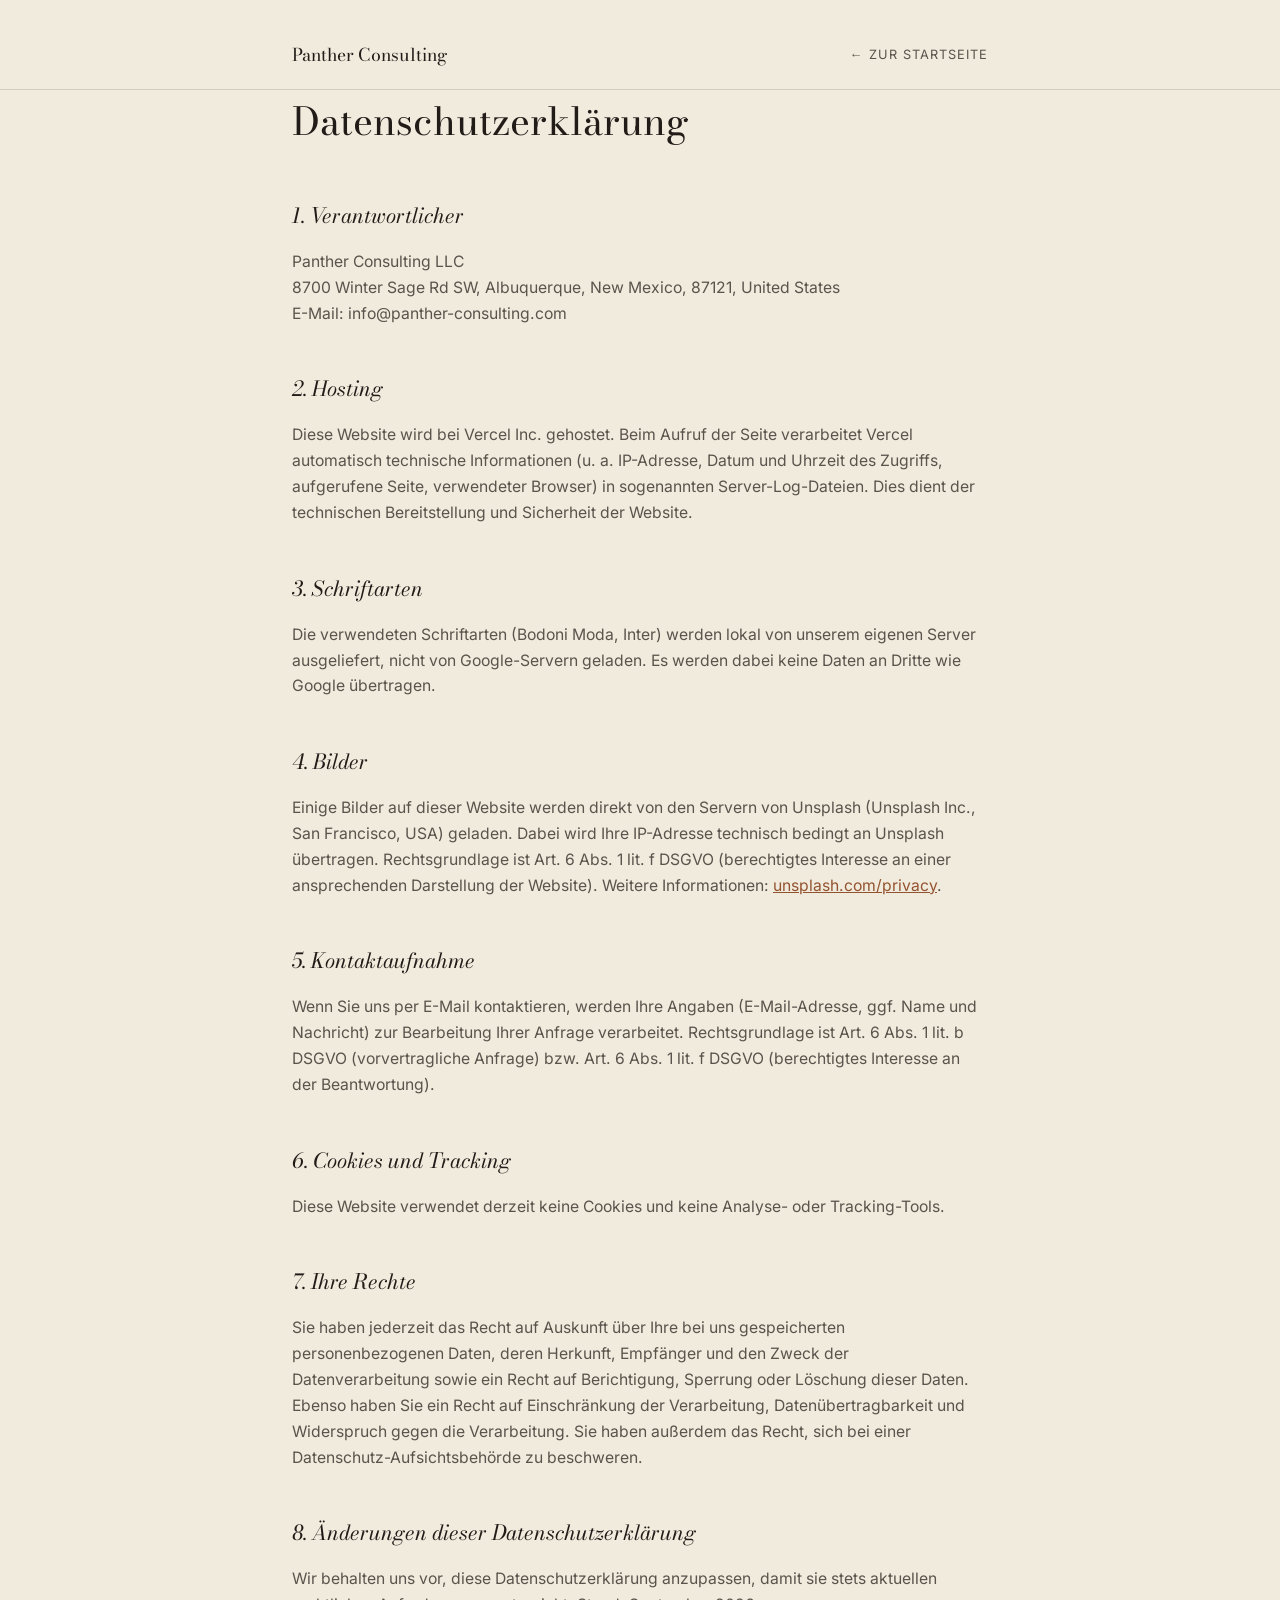
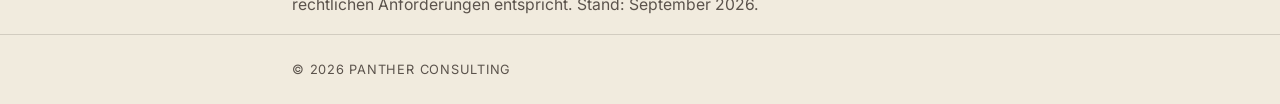
<file: datenschutz.html>
<!DOCTYPE html>
<html lang="de">
<head>
<meta charset="UTF-8">
<meta name="viewport" content="width=device-width, initial-scale=1.0">
<title>Datenschutzerklärung — Panther Consulting</title>
<meta name="description" content="Meta &amp; Google Ads für inhabergeführte Boutique-Hotels auf Mallorca und im DACH-Raum. Mehr Direktbuchungen, ohne laut zu sein. Kostenloses Erstgespräch.">
<meta property="og:type" content="website">
<meta property="og:site_name" content="Panther Consulting">
<meta property="og:locale" content="de_DE">
<meta property="og:url" content="https://hotel.panther-consulting.com/datenschutz">
<meta property="og:title" content="Datenschutzerklärung — Panther Consulting">
<meta property="og:description" content="Meta &amp; Google Ads für inhabergeführte Boutique-Hotels auf Mallorca und im DACH-Raum. Mehr Direktbuchungen, ohne laut zu sein. Kostenloses Erstgespräch.">
<meta property="og:image" content="https://hotel.panther-consulting.com/images/og-preview-de.jpg">
<meta property="og:image:width" content="1200">
<meta property="og:image:height" content="630">
<meta property="og:image:alt" content="Mehr Direktbuchungen für Ihr Haus, ohne laut zu sein – Panther Consulting">
<meta name="twitter:card" content="summary_large_image">
<link rel="canonical" href="https://hotel.panther-consulting.com/datenschutz">
<link rel="icon" href="/favicon.svg" type="image/svg+xml">
<link rel="icon" href="/favicon-32.png" type="image/png" sizes="32x32">
<link rel="apple-touch-icon" href="/apple-touch-icon.png">
<style>
@font-face { font-family:"Inter"; font-style:normal; font-weight:400; src:url("fonts/inter-400.woff2") format("woff2"); font-display:swap; }
@font-face { font-family:"Inter"; font-style:normal; font-weight:600; src:url("fonts/inter-600.woff2") format("woff2"); font-display:swap; }
@font-face { font-family:"Bodoni Moda"; font-style:normal; font-weight:400; src:url("fonts/bodoni-moda-400.woff2") format("woff2"); font-display:swap; }
@font-face { font-family:"Bodoni Moda"; font-style:italic; font-weight:400; src:url("fonts/bodoni-moda-400-italic.woff2") format("woff2"); font-display:swap; }
</style>
<style>
:root { --ink:#211C18; --ink-soft:#5B534C; --clay:#93532F; --sand:#F1EBDE; --sand-line:rgba(33,28,24,0.15); --cream:#FFFDF8; --serif:"Bodoni Moda",Georgia,serif; --sans:"Inter",-apple-system,BlinkMacSystemFont,"Segoe UI",sans-serif; }
* { box-sizing: border-box; }
body { margin:0; font-family:var(--sans); color:var(--ink); background:var(--sand); line-height:1.65; -webkit-font-smoothing:antialiased; }
.wrap { max-width: 760px; margin: 0 auto; padding: 0 32px; }
header.page-header { padding: 40px 0 20px; border-bottom: 1px solid var(--sand-line); }
.wordmark { font-family: var(--serif); font-size: 1.1rem; color: var(--ink); text-decoration: none; }
.back-link { font-size: 0.8rem; text-transform: uppercase; letter-spacing: 0.08em; color: var(--ink-soft); text-decoration: none; }
.back-link:hover { color: var(--clay); }
main { padding: 60px 0 100px; }
h1 { font-family: var(--serif); font-weight: 400; font-size: 2.4rem; margin: 0 0 0.3em; }
h2 { font-family: var(--serif); font-weight: 400; font-style: italic; font-size: 1.3rem; margin: 2.2em 0 0.5em; color: var(--ink); }
h3 { font-family: var(--sans); font-weight: 600; font-size: 0.95rem; margin: 1.6em 0 0.4em; color: var(--ink); }
p, li { color: var(--ink-soft); font-size: 0.98rem; }
a { color: var(--clay); }
.notice { background: var(--cream); border-left: 2px solid var(--clay); padding: 18px 22px; font-size: 0.88rem; margin-bottom: 2.5em; }
.warning { background: rgba(147,83,47,0.1); border-left: 2px solid var(--clay); padding: 18px 22px; font-size: 0.9rem; margin: 1.2em 0; }
.placeholder { background: rgba(147,83,47,0.14); padding: 1px 5px; border-radius: 2px; }
footer.page-footer { border-top: 1px solid var(--sand-line); padding: 24px 0; font-size: 0.8rem; color: var(--ink-soft); text-transform: uppercase; letter-spacing: 0.06em; }
</style>
</head>
<body>
<header class="page-header">
  <div class="wrap" style="display:flex; justify-content:space-between; align-items:center;">
    <a href="/" class="wordmark">Panther Consulting</a>
    <a href="/" class="back-link">← Zur Startseite</a>
  </div>
</header>

<main class="wrap">
  <h1>Datenschutzerklärung</h1>


  <h2>1. Verantwortlicher</h2>
  <p>
    Panther Consulting LLC<br>
    8700 Winter Sage Rd SW, Albuquerque, New Mexico, 87121, United States<br>
    E-Mail: info@panther-consulting.com
  </p>

  <h2>2. Hosting</h2>
  <p>Diese Website wird bei Vercel Inc. gehostet. Beim Aufruf der Seite verarbeitet Vercel automatisch technische Informationen (u. a. IP-Adresse, Datum und Uhrzeit des Zugriffs, aufgerufene Seite, verwendeter Browser) in sogenannten Server-Log-Dateien. Dies dient der technischen Bereitstellung und Sicherheit der Website.</p>

  <h2>3. Schriftarten</h2>
  <p>Die verwendeten Schriftarten (Bodoni Moda, Inter) werden lokal von unserem eigenen Server ausgeliefert, nicht von Google-Servern geladen. Es werden dabei keine Daten an Dritte wie Google übertragen.</p>

  <h2>4. Bilder</h2>
  <p>Einige Bilder auf dieser Website werden direkt von den Servern von Unsplash (Unsplash Inc., San Francisco, USA) geladen. Dabei wird Ihre IP-Adresse technisch bedingt an Unsplash übertragen. Rechtsgrundlage ist Art. 6 Abs. 1 lit. f DSGVO (berechtigtes Interesse an einer ansprechenden Darstellung der Website). Weitere Informationen: <a href="https://unsplash.com/privacy" target="_blank" rel="noopener">unsplash.com/privacy</a>.</p>

  <h2>5. Kontaktaufnahme</h2>
  <p>Wenn Sie uns per E-Mail kontaktieren, werden Ihre Angaben (E-Mail-Adresse, ggf. Name und Nachricht) zur Bearbeitung Ihrer Anfrage verarbeitet. Rechtsgrundlage ist Art. 6 Abs. 1 lit. b DSGVO (vorvertragliche Anfrage) bzw. Art. 6 Abs. 1 lit. f DSGVO (berechtigtes Interesse an der Beantwortung).</p>

  <h2>6. Cookies und Tracking</h2>
  <!-- Sobald Meta Pixel / Google Ads Conversion-Tracking live gehen: Anbieter, Zwecke und Speicherfristen ergänzen und vorher ein Cookie-Consent-Banner einbauen (Art. 6 Abs. 1 lit. a DSGVO, § 25 TDDDG). -->
  <p>Diese Website verwendet derzeit keine Cookies und keine Analyse- oder Tracking-Tools.</p>

  <h2>7. Ihre Rechte</h2>
  <p>Sie haben jederzeit das Recht auf Auskunft über Ihre bei uns gespeicherten personenbezogenen Daten, deren Herkunft, Empfänger und den Zweck der Datenverarbeitung sowie ein Recht auf Berichtigung, Sperrung oder Löschung dieser Daten. Ebenso haben Sie ein Recht auf Einschränkung der Verarbeitung, Datenübertragbarkeit und Widerspruch gegen die Verarbeitung. Sie haben außerdem das Recht, sich bei einer Datenschutz-Aufsichtsbehörde zu beschweren.</p>

  <h2>8. Änderungen dieser Datenschutzerklärung</h2>
  <p>Wir behalten uns vor, diese Datenschutzerklärung anzupassen, damit sie stets aktuellen rechtlichen Anforderungen entspricht. Stand: September 2026.</p>
</main>

<footer class="page-footer">
  <div class="wrap">© <span id="year"></span> Panther Consulting</div>
</footer>
<script>document.getElementById('year').textContent = new Date().getFullYear();</script>
</body>
</html>
</file>
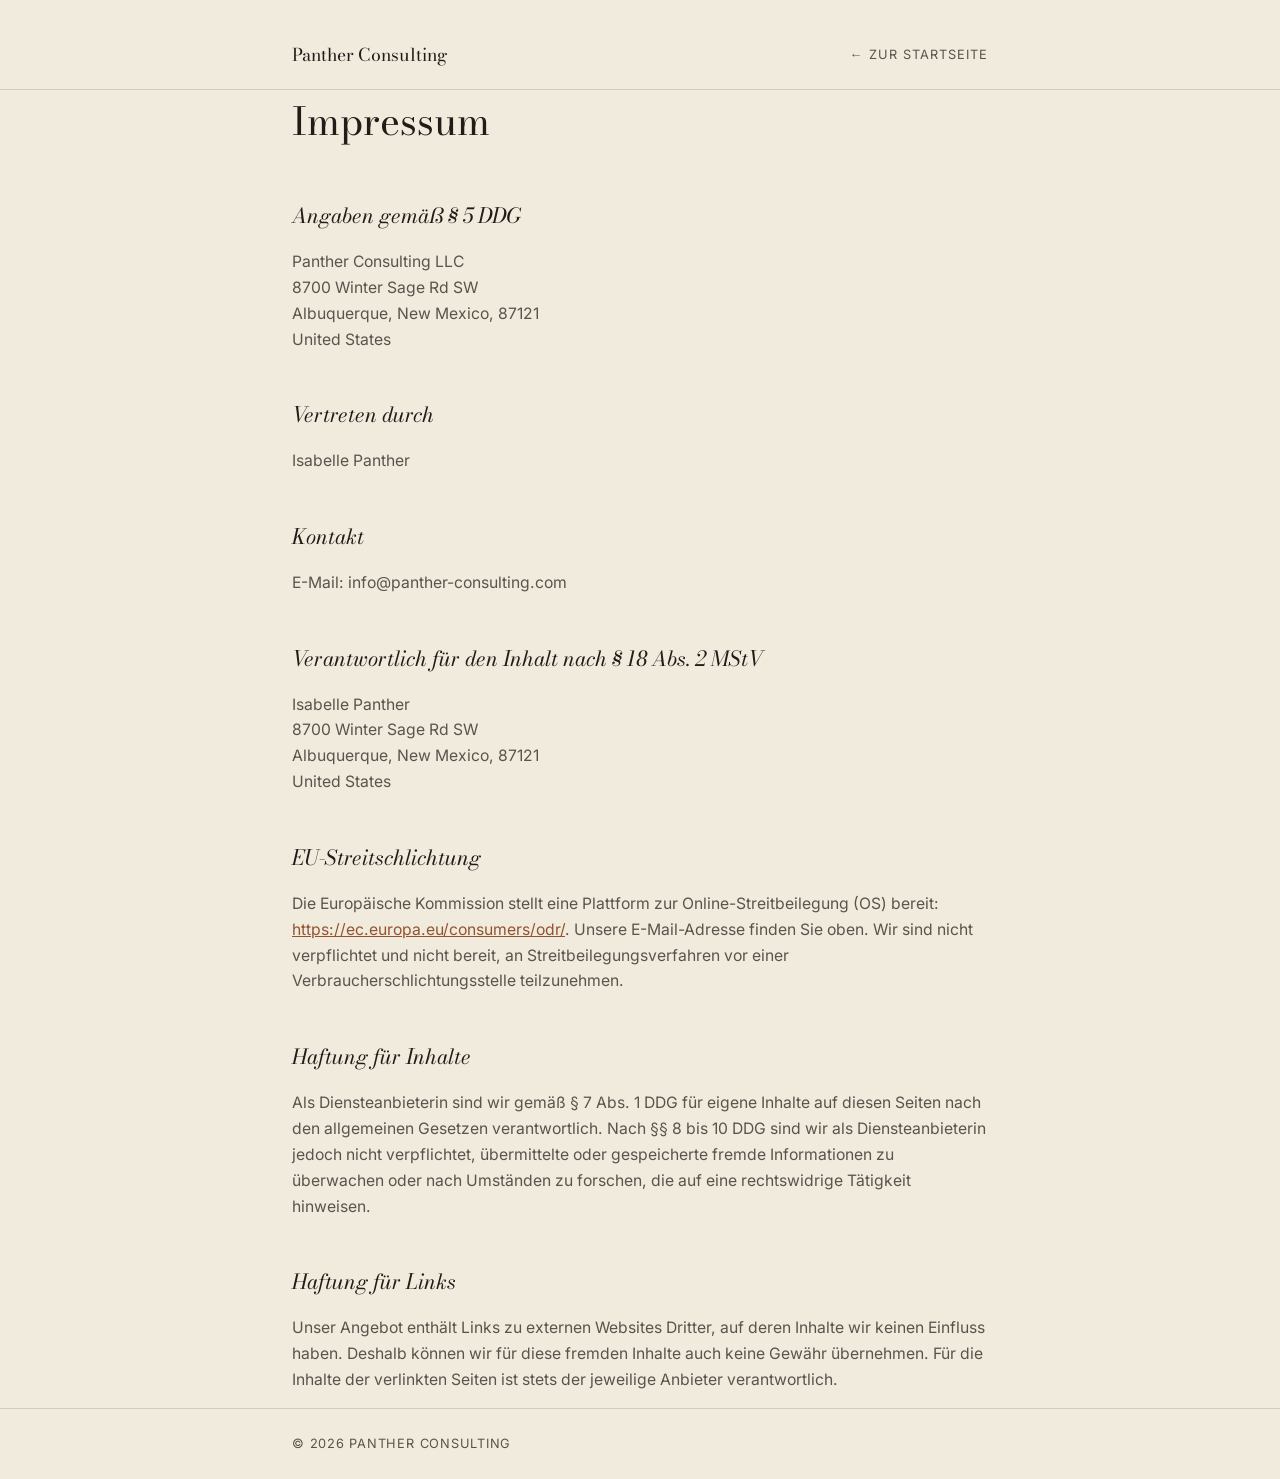
<file: impressum.html>
<!DOCTYPE html>
<html lang="de">
<head>
<meta charset="UTF-8">
<meta name="viewport" content="width=device-width, initial-scale=1.0">
<title>Impressum — Panther Consulting</title>
<meta name="description" content="Meta &amp; Google Ads für inhabergeführte Boutique-Hotels auf Mallorca und im DACH-Raum. Mehr Direktbuchungen, ohne laut zu sein. Kostenloses Erstgespräch.">
<meta property="og:type" content="website">
<meta property="og:site_name" content="Panther Consulting">
<meta property="og:locale" content="de_DE">
<meta property="og:url" content="https://hotel.panther-consulting.com/impressum">
<meta property="og:title" content="Impressum — Panther Consulting">
<meta property="og:description" content="Meta &amp; Google Ads für inhabergeführte Boutique-Hotels auf Mallorca und im DACH-Raum. Mehr Direktbuchungen, ohne laut zu sein. Kostenloses Erstgespräch.">
<meta property="og:image" content="https://hotel.panther-consulting.com/images/og-preview-de.jpg">
<meta property="og:image:width" content="1200">
<meta property="og:image:height" content="630">
<meta property="og:image:alt" content="Mehr Direktbuchungen für Ihr Haus, ohne laut zu sein – Panther Consulting">
<meta name="twitter:card" content="summary_large_image">
<link rel="canonical" href="https://hotel.panther-consulting.com/impressum">
<link rel="icon" href="/favicon.svg" type="image/svg+xml">
<link rel="icon" href="/favicon-32.png" type="image/png" sizes="32x32">
<link rel="apple-touch-icon" href="/apple-touch-icon.png">
<style>
@font-face { font-family:"Inter"; font-style:normal; font-weight:400; src:url("fonts/inter-400.woff2") format("woff2"); font-display:swap; }
@font-face { font-family:"Inter"; font-style:normal; font-weight:600; src:url("fonts/inter-600.woff2") format("woff2"); font-display:swap; }
@font-face { font-family:"Bodoni Moda"; font-style:normal; font-weight:400; src:url("fonts/bodoni-moda-400.woff2") format("woff2"); font-display:swap; }
@font-face { font-family:"Bodoni Moda"; font-style:italic; font-weight:400; src:url("fonts/bodoni-moda-400-italic.woff2") format("woff2"); font-display:swap; }
</style>
<style>
:root { --ink:#211C18; --ink-soft:#5B534C; --clay:#93532F; --sand:#F1EBDE; --sand-line:rgba(33,28,24,0.15); --cream:#FFFDF8; --serif:"Bodoni Moda",Georgia,serif; --sans:"Inter",-apple-system,BlinkMacSystemFont,"Segoe UI",sans-serif; }
* { box-sizing: border-box; }
body { margin:0; font-family:var(--sans); color:var(--ink); background:var(--sand); line-height:1.65; -webkit-font-smoothing:antialiased; }
.wrap { max-width: 760px; margin: 0 auto; padding: 0 32px; }
header.page-header { padding: 40px 0 20px; border-bottom: 1px solid var(--sand-line); }
.wordmark { font-family: var(--serif); font-size: 1.1rem; color: var(--ink); text-decoration: none; }
.back-link { font-size: 0.8rem; text-transform: uppercase; letter-spacing: 0.08em; color: var(--ink-soft); text-decoration: none; }
.back-link:hover { color: var(--clay); }
main { padding: 60px 0 100px; }
h1 { font-family: var(--serif); font-weight: 400; font-size: 2.4rem; margin: 0 0 0.3em; }
h2 { font-family: var(--serif); font-weight: 400; font-style: italic; font-size: 1.3rem; margin: 2.2em 0 0.5em; color: var(--ink); }
p, li { color: var(--ink-soft); font-size: 0.98rem; }
a { color: var(--clay); }
.notice { background: var(--cream); border-left: 2px solid var(--clay); padding: 18px 22px; font-size: 0.88rem; margin-bottom: 2.5em; }
.placeholder { background: rgba(147,83,47,0.14); padding: 1px 5px; border-radius: 2px; }
footer.page-footer { border-top: 1px solid var(--sand-line); padding: 24px 0; font-size: 0.8rem; color: var(--ink-soft); text-transform: uppercase; letter-spacing: 0.06em; }
</style>
</head>
<body>
<header class="page-header">
  <div class="wrap" style="display:flex; justify-content:space-between; align-items:center;">
    <a href="/" class="wordmark">Panther Consulting</a>
    <a href="/" class="back-link">← Zur Startseite</a>
  </div>
</header>

<main class="wrap">
  <h1>Impressum</h1>


  <h2>Angaben gemäß § 5 DDG</h2>
  <p>
    Panther Consulting LLC<br>
    8700 Winter Sage Rd SW<br>
    Albuquerque, New Mexico, 87121<br>
    United States
  </p>

  <h2>Vertreten durch</h2>
  <p>Isabelle Panther</p>

  <h2>Kontakt</h2>
  <p>
    E-Mail: info@panther-consulting.com
  </p>

  <h2>Verantwortlich für den Inhalt nach § 18 Abs. 2 MStV</h2>
  <p>
    Isabelle Panther<br>
    8700 Winter Sage Rd SW<br>
    Albuquerque, New Mexico, 87121<br>
    United States
  </p>

  <h2>EU-Streitschlichtung</h2>
  <p>Die Europäische Kommission stellt eine Plattform zur Online-Streitbeilegung (OS) bereit: <a href="https://ec.europa.eu/consumers/odr/" target="_blank" rel="noopener">https://ec.europa.eu/consumers/odr/</a>. Unsere E-Mail-Adresse finden Sie oben. Wir sind nicht verpflichtet und nicht bereit, an Streitbeilegungsverfahren vor einer Verbraucherschlichtungsstelle teilzunehmen.</p>

  <h2>Haftung für Inhalte</h2>
  <p>Als Diensteanbieterin sind wir gemäß § 7 Abs. 1 DDG für eigene Inhalte auf diesen Seiten nach den allgemeinen Gesetzen verantwortlich. Nach §§ 8 bis 10 DDG sind wir als Diensteanbieterin jedoch nicht verpflichtet, übermittelte oder gespeicherte fremde Informationen zu überwachen oder nach Umständen zu forschen, die auf eine rechtswidrige Tätigkeit hinweisen.</p>

  <h2>Haftung für Links</h2>
  <p>Unser Angebot enthält Links zu externen Websites Dritter, auf deren Inhalte wir keinen Einfluss haben. Deshalb können wir für diese fremden Inhalte auch keine Gewähr übernehmen. Für die Inhalte der verlinkten Seiten ist stets der jeweilige Anbieter verantwortlich.</p>
</main>

<footer class="page-footer">
  <div class="wrap">© <span id="year"></span> Panther Consulting</div>
</footer>
<script>document.getElementById('year').textContent = new Date().getFullYear();</script>
</body>
</html>
</file>
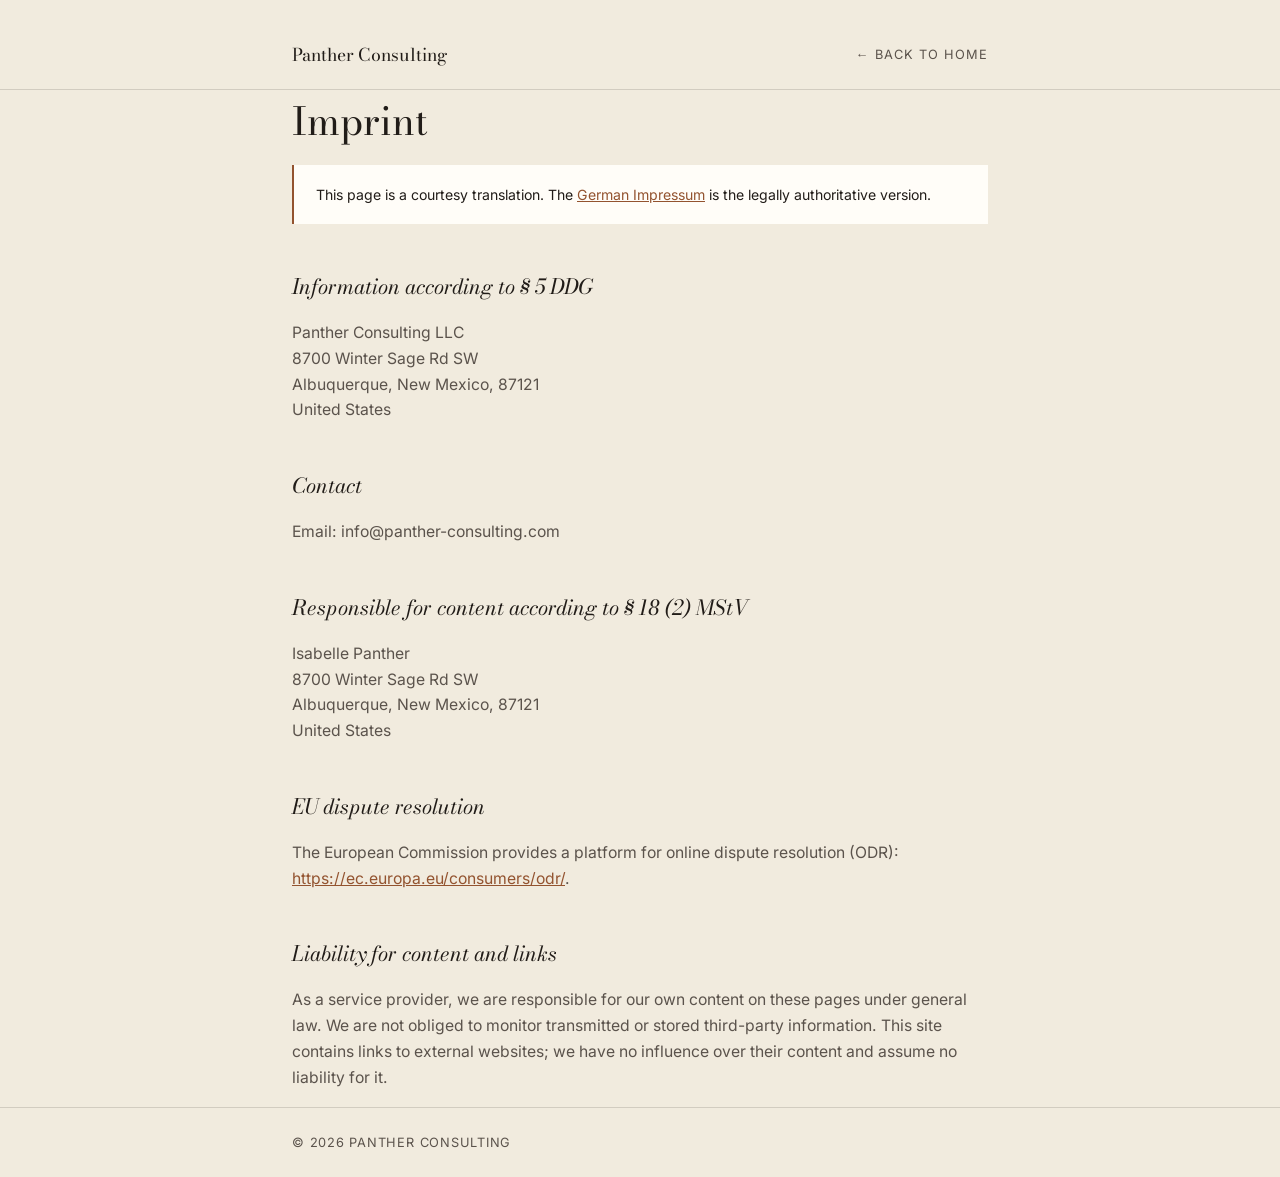
<file: en/imprint.html>
<!DOCTYPE html>
<html lang="en">
<head>
<meta charset="UTF-8">
<meta name="viewport" content="width=device-width, initial-scale=1.0">
<title>Imprint — Panther Consulting</title>
<meta name="description" content="Meta &amp; Google Ads for owner-run boutique hotels on Mallorca and in German-speaking Europe. More direct bookings, without shouting about it. Free intro call.">
<meta property="og:type" content="website">
<meta property="og:site_name" content="Panther Consulting">
<meta property="og:locale" content="en_US">
<meta property="og:url" content="https://hotel.panther-consulting.com/en/imprint">
<meta property="og:title" content="Imprint — Panther Consulting">
<meta property="og:description" content="Meta &amp; Google Ads for owner-run boutique hotels on Mallorca and in German-speaking Europe. More direct bookings, without shouting about it. Free intro call.">
<meta property="og:image" content="https://hotel.panther-consulting.com/images/og-preview-en.jpg">
<meta property="og:image:width" content="1200">
<meta property="og:image:height" content="630">
<meta property="og:image:alt" content="More direct bookings for your hotel, without shouting about it – Panther Consulting">
<meta name="twitter:card" content="summary_large_image">
<link rel="canonical" href="https://hotel.panther-consulting.com/en/imprint">
<link rel="icon" href="/favicon.svg" type="image/svg+xml">
<link rel="icon" href="/favicon-32.png" type="image/png" sizes="32x32">
<link rel="apple-touch-icon" href="/apple-touch-icon.png">
<style>
@font-face { font-family:"Inter"; font-style:normal; font-weight:400; src:url("../fonts/inter-400.woff2") format("woff2"); font-display:swap; }
@font-face { font-family:"Inter"; font-style:normal; font-weight:600; src:url("../fonts/inter-600.woff2") format("woff2"); font-display:swap; }
@font-face { font-family:"Bodoni Moda"; font-style:normal; font-weight:400; src:url("../fonts/bodoni-moda-400.woff2") format("woff2"); font-display:swap; }
@font-face { font-family:"Bodoni Moda"; font-style:italic; font-weight:400; src:url("../fonts/bodoni-moda-400-italic.woff2") format("woff2"); font-display:swap; }
</style>
<style>
:root { --ink:#211C18; --ink-soft:#5B534C; --clay:#93532F; --sand:#F1EBDE; --sand-line:rgba(33,28,24,0.15); --cream:#FFFDF8; --serif:"Bodoni Moda",Georgia,serif; --sans:"Inter",-apple-system,BlinkMacSystemFont,"Segoe UI",sans-serif; }
* { box-sizing: border-box; }
body { margin:0; font-family:var(--sans); color:var(--ink); background:var(--sand); line-height:1.65; -webkit-font-smoothing:antialiased; }
.wrap { max-width: 760px; margin: 0 auto; padding: 0 32px; }
header.page-header { padding: 40px 0 20px; border-bottom: 1px solid var(--sand-line); }
.wordmark { font-family: var(--serif); font-size: 1.1rem; color: var(--ink); text-decoration: none; }
.back-link { font-size: 0.8rem; text-transform: uppercase; letter-spacing: 0.08em; color: var(--ink-soft); text-decoration: none; }
.back-link:hover { color: var(--clay); }
main { padding: 60px 0 100px; }
h1 { font-family: var(--serif); font-weight: 400; font-size: 2.4rem; margin: 0 0 0.3em; }
h2 { font-family: var(--serif); font-weight: 400; font-style: italic; font-size: 1.3rem; margin: 2.2em 0 0.5em; color: var(--ink); }
p, li { color: var(--ink-soft); font-size: 0.98rem; }
a { color: var(--clay); }
.notice { background: var(--cream); border-left: 2px solid var(--clay); padding: 18px 22px; font-size: 0.88rem; margin-bottom: 2.5em; }
.placeholder { background: rgba(147,83,47,0.14); padding: 1px 5px; border-radius: 2px; }
footer.page-footer { border-top: 1px solid var(--sand-line); padding: 24px 0; font-size: 0.8rem; color: var(--ink-soft); text-transform: uppercase; letter-spacing: 0.06em; }
</style>
</head>
<body>
<header class="page-header">
  <div class="wrap" style="display:flex; justify-content:space-between; align-items:center;">
    <a href="/en/" class="wordmark">Panther Consulting</a>
    <a href="/en/" class="back-link">← Back to home</a>
  </div>
</header>

<main class="wrap">
  <h1>Imprint</h1>

  <div class="notice">This page is a courtesy translation. The <a href="/impressum">German Impressum</a> is the legally authoritative version.</div>

  <h2>Information according to § 5 DDG</h2>
  <p>
    Panther Consulting LLC<br>
    8700 Winter Sage Rd SW<br>
    Albuquerque, New Mexico, 87121<br>
    United States
  </p>

  <h2>Contact</h2>
  <p>
    Email: info@panther-consulting.com
  </p>

  <h2>Responsible for content according to § 18 (2) MStV</h2>
  <p>
    Isabelle Panther<br>
    8700 Winter Sage Rd SW<br>
    Albuquerque, New Mexico, 87121<br>
    United States
  </p>

  <h2>EU dispute resolution</h2>
  <p>The European Commission provides a platform for online dispute resolution (ODR): <a href="https://ec.europa.eu/consumers/odr/" target="_blank" rel="noopener">https://ec.europa.eu/consumers/odr/</a>.</p>

  <h2>Liability for content and links</h2>
  <p>As a service provider, we are responsible for our own content on these pages under general law. We are not obliged to monitor transmitted or stored third-party information. This site contains links to external websites; we have no influence over their content and assume no liability for it.</p>
</main>

<footer class="page-footer">
  <div class="wrap">© <span id="year"></span> Panther Consulting</div>
</footer>
<script>document.getElementById('year').textContent = new Date().getFullYear();</script>
</body>
</html>
</file>
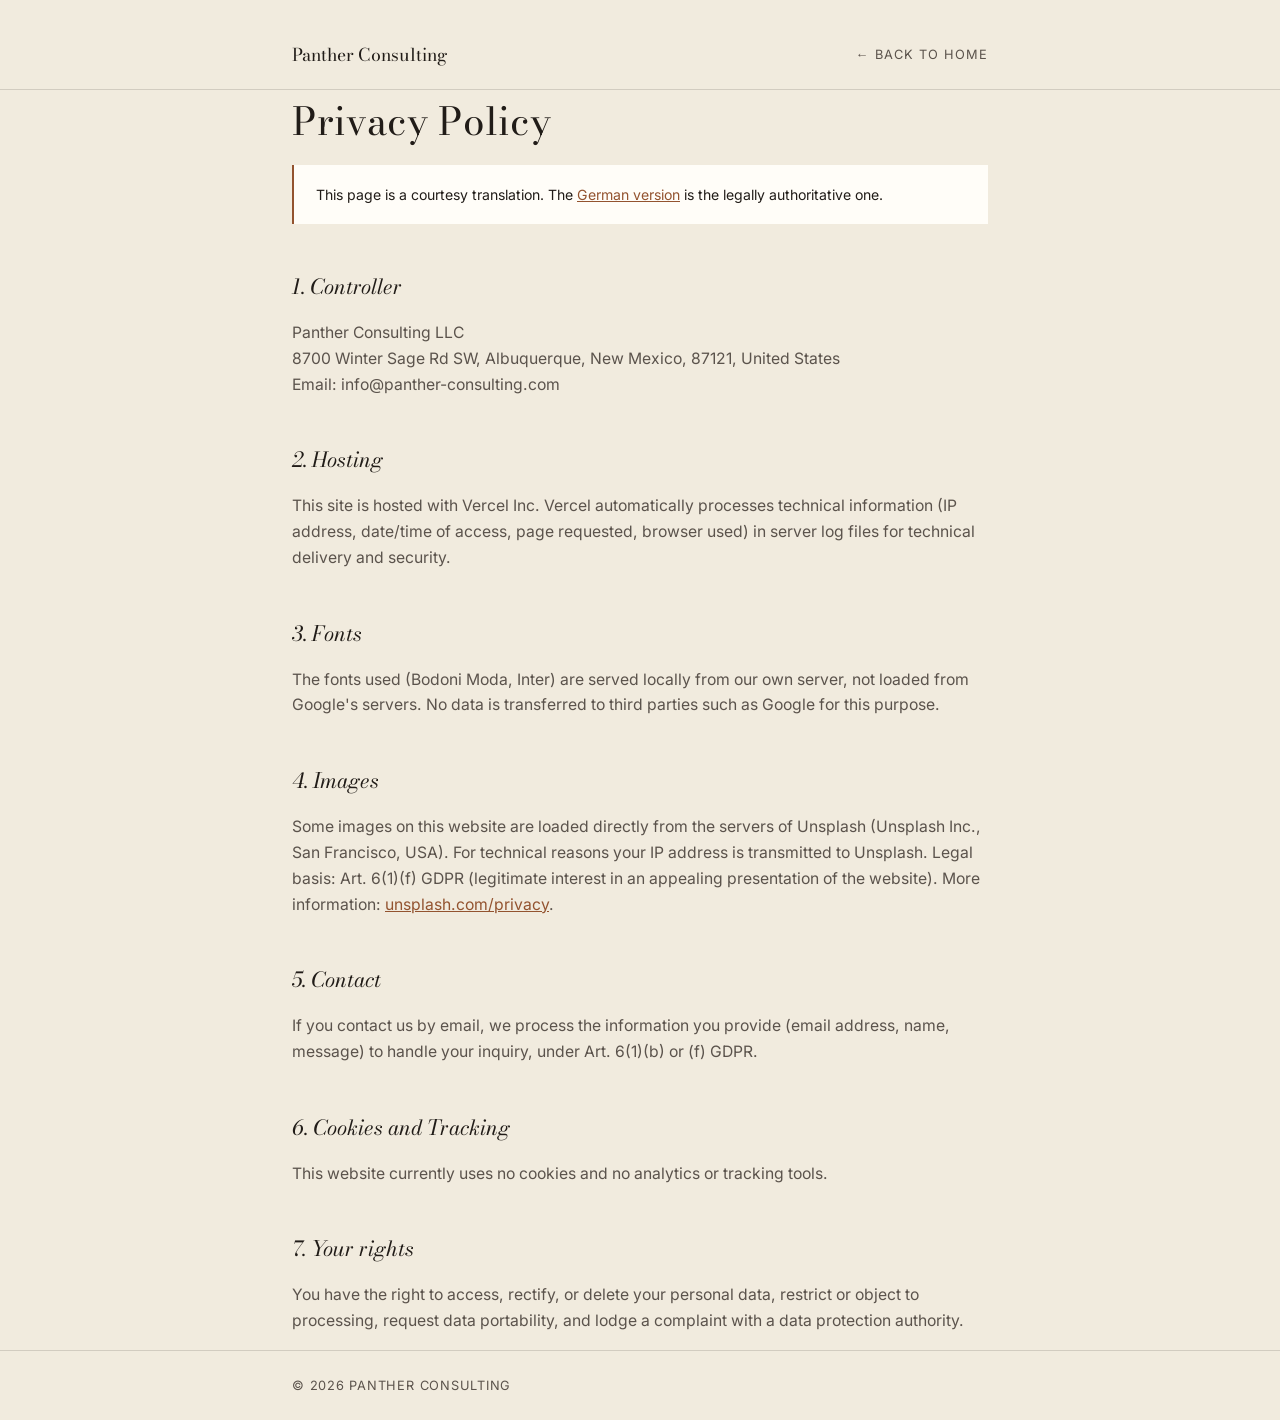
<file: en/privacy.html>
<!DOCTYPE html>
<html lang="en">
<head>
<meta charset="UTF-8">
<meta name="viewport" content="width=device-width, initial-scale=1.0">
<title>Privacy Policy — Panther Consulting</title>
<meta name="description" content="Meta &amp; Google Ads for owner-run boutique hotels on Mallorca and in German-speaking Europe. More direct bookings, without shouting about it. Free intro call.">
<meta property="og:type" content="website">
<meta property="og:site_name" content="Panther Consulting">
<meta property="og:locale" content="en_US">
<meta property="og:url" content="https://hotel.panther-consulting.com/en/privacy">
<meta property="og:title" content="Privacy Policy — Panther Consulting">
<meta property="og:description" content="Meta &amp; Google Ads for owner-run boutique hotels on Mallorca and in German-speaking Europe. More direct bookings, without shouting about it. Free intro call.">
<meta property="og:image" content="https://hotel.panther-consulting.com/images/og-preview-en.jpg">
<meta property="og:image:width" content="1200">
<meta property="og:image:height" content="630">
<meta property="og:image:alt" content="More direct bookings for your hotel, without shouting about it – Panther Consulting">
<meta name="twitter:card" content="summary_large_image">
<link rel="canonical" href="https://hotel.panther-consulting.com/en/privacy">
<link rel="icon" href="/favicon.svg" type="image/svg+xml">
<link rel="icon" href="/favicon-32.png" type="image/png" sizes="32x32">
<link rel="apple-touch-icon" href="/apple-touch-icon.png">
<style>
@font-face { font-family:"Inter"; font-style:normal; font-weight:400; src:url("../fonts/inter-400.woff2") format("woff2"); font-display:swap; }
@font-face { font-family:"Inter"; font-style:normal; font-weight:600; src:url("../fonts/inter-600.woff2") format("woff2"); font-display:swap; }
@font-face { font-family:"Bodoni Moda"; font-style:normal; font-weight:400; src:url("../fonts/bodoni-moda-400.woff2") format("woff2"); font-display:swap; }
@font-face { font-family:"Bodoni Moda"; font-style:italic; font-weight:400; src:url("../fonts/bodoni-moda-400-italic.woff2") format("woff2"); font-display:swap; }
</style>
<style>
:root { --ink:#211C18; --ink-soft:#5B534C; --clay:#93532F; --sand:#F1EBDE; --sand-line:rgba(33,28,24,0.15); --cream:#FFFDF8; --serif:"Bodoni Moda",Georgia,serif; --sans:"Inter",-apple-system,BlinkMacSystemFont,"Segoe UI",sans-serif; }
* { box-sizing: border-box; }
body { margin:0; font-family:var(--sans); color:var(--ink); background:var(--sand); line-height:1.65; -webkit-font-smoothing:antialiased; }
.wrap { max-width: 760px; margin: 0 auto; padding: 0 32px; }
header.page-header { padding: 40px 0 20px; border-bottom: 1px solid var(--sand-line); }
.wordmark { font-family: var(--serif); font-size: 1.1rem; color: var(--ink); text-decoration: none; }
.back-link { font-size: 0.8rem; text-transform: uppercase; letter-spacing: 0.08em; color: var(--ink-soft); text-decoration: none; }
.back-link:hover { color: var(--clay); }
main { padding: 60px 0 100px; }
h1 { font-family: var(--serif); font-weight: 400; font-size: 2.4rem; margin: 0 0 0.3em; }
h2 { font-family: var(--serif); font-weight: 400; font-style: italic; font-size: 1.3rem; margin: 2.2em 0 0.5em; color: var(--ink); }
h3 { font-family: var(--sans); font-weight: 600; font-size: 0.95rem; margin: 1.6em 0 0.4em; color: var(--ink); }
p, li { color: var(--ink-soft); font-size: 0.98rem; }
a { color: var(--clay); }
.notice { background: var(--cream); border-left: 2px solid var(--clay); padding: 18px 22px; font-size: 0.88rem; margin-bottom: 2.5em; }
.warning { background: rgba(147,83,47,0.1); border-left: 2px solid var(--clay); padding: 18px 22px; font-size: 0.9rem; margin: 1.2em 0; }
.placeholder { background: rgba(147,83,47,0.14); padding: 1px 5px; border-radius: 2px; }
footer.page-footer { border-top: 1px solid var(--sand-line); padding: 24px 0; font-size: 0.8rem; color: var(--ink-soft); text-transform: uppercase; letter-spacing: 0.06em; }
</style>
</head>
<body>
<header class="page-header">
  <div class="wrap" style="display:flex; justify-content:space-between; align-items:center;">
    <a href="/en/" class="wordmark">Panther Consulting</a>
    <a href="/en/" class="back-link">← Back to home</a>
  </div>
</header>

<main class="wrap">
  <h1>Privacy Policy</h1>

  <div class="notice">This page is a courtesy translation. The <a href="/datenschutz">German version</a> is the legally authoritative one.</div>

  <h2>1. Controller</h2>
  <p>
    Panther Consulting LLC<br>
    8700 Winter Sage Rd SW, Albuquerque, New Mexico, 87121, United States<br>
    Email: info@panther-consulting.com
  </p>

  <h2>2. Hosting</h2>
  <p>This site is hosted with Vercel Inc. Vercel automatically processes technical information (IP address, date/time of access, page requested, browser used) in server log files for technical delivery and security.</p>

  <h2>3. Fonts</h2>
  <p>The fonts used (Bodoni Moda, Inter) are served locally from our own server, not loaded from Google's servers. No data is transferred to third parties such as Google for this purpose.</p>

  <h2>4. Images</h2>
  <p>Some images on this website are loaded directly from the servers of Unsplash (Unsplash Inc., San Francisco, USA). For technical reasons your IP address is transmitted to Unsplash. Legal basis: Art. 6(1)(f) GDPR (legitimate interest in an appealing presentation of the website). More information: <a href="https://unsplash.com/privacy" target="_blank" rel="noopener">unsplash.com/privacy</a>.</p>

  <h2>5. Contact</h2>
  <p>If you contact us by email, we process the information you provide (email address, name, message) to handle your inquiry, under Art. 6(1)(b) or (f) GDPR.</p>

  <h2>6. Cookies and Tracking</h2>
  <p>This website currently uses no cookies and no analytics or tracking tools.</p>

  <h2>7. Your rights</h2>
  <p>You have the right to access, rectify, or delete your personal data, restrict or object to processing, request data portability, and lodge a complaint with a data protection authority.</p>
</main>

<footer class="page-footer">
  <div class="wrap">© <span id="year"></span> Panther Consulting</div>
</footer>
<script>document.getElementById('year').textContent = new Date().getFullYear();</script>
</body>
</html>
</file>
